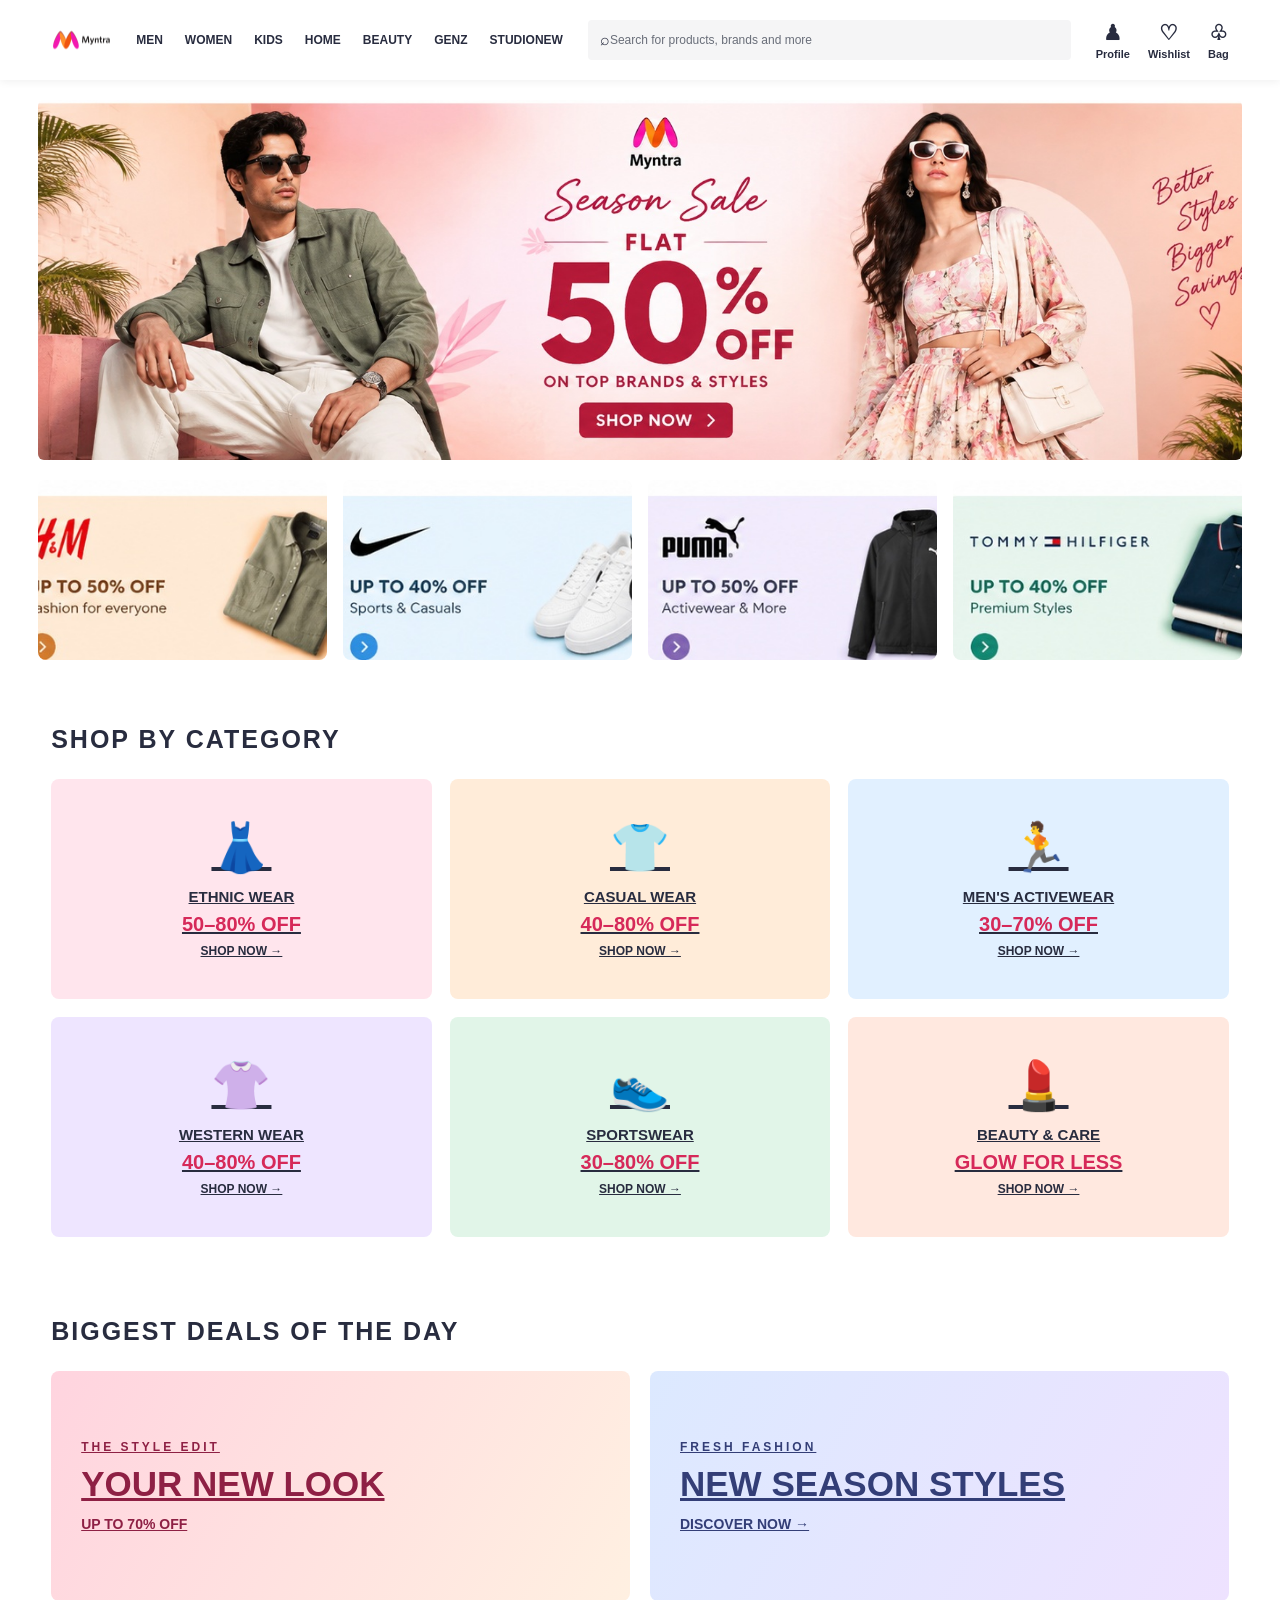
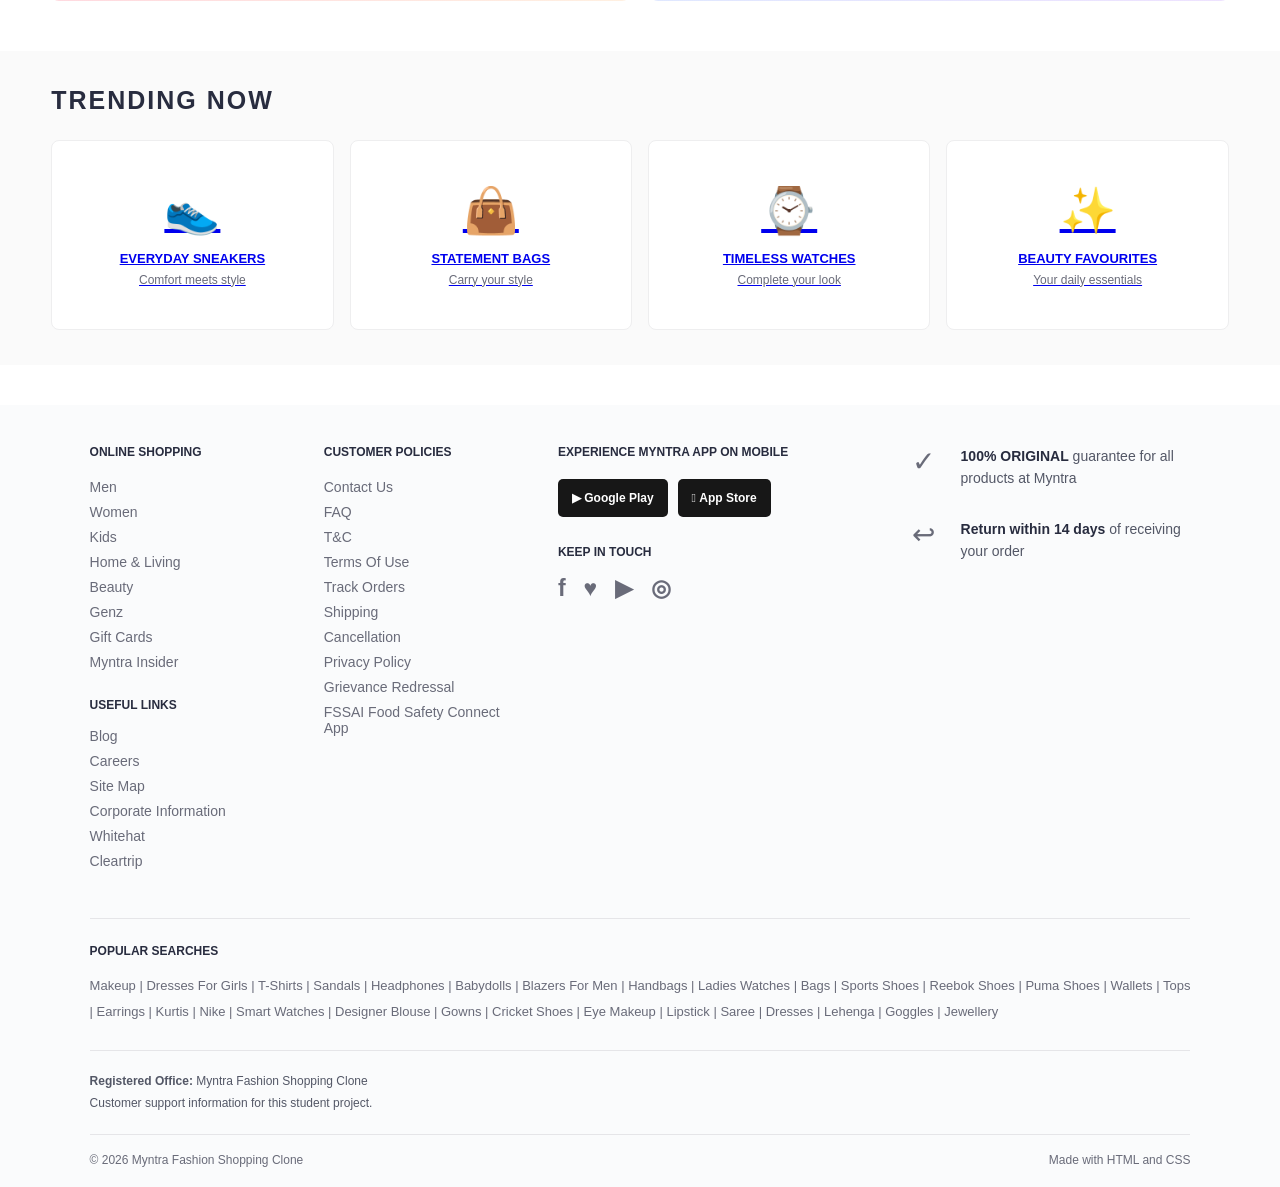
<file: myntra home page clone/index.html>
<!DOCTYPE html>
<html lang="en">
<head>
    <meta charset="UTF-8">
    <meta name="viewport" content="width=device-width, initial-scale=1.0">
    <title>Myntra - Fashion Shopping</title>
    <link rel="stylesheet" href="style.css">
</head>
<body>

    <!-- Header -->
    <header class="header">
<a href="index.html" class="logo">
    <img src="assets/Myntra-Logo_1.svg" alt="Myntra Logo">
</a>

        <nav class="navigation">
            <a href="#">MEN</a>
            <a href="#">WOMEN</a>
            <a href="#">KIDS</a>
            <a href="#">HOME</a>
            <a href="#">BEAUTY</a>
            <a href="#">GENZ</a>
            <a href="#">STUDIO <span class="new-label">NEW</span></a>
        </nav>

        <div class="search-box">
            <span>⌕</span>
            <input
                type="text"
                placeholder="Search for products, brands and more"
            >
        </div>

        <div class="user-options">
            <a href="#" class="user-item">
                <span class="user-icon">♟</span>
                <span>Profile</span>
            </a>

            <a href="#" class="user-item">
                <span class="user-icon">♡</span>
                <span>Wishlist</span>
            </a>

            <a href="#" class="user-item">
                <span class="user-icon">♧</span>
                <span>Bag</span>
            </a>
        </div>

    </header>

    <!-- Main Content -->
    <main>

        <!-- Main Sale Banner -->
        <section class="main-sale-banner">
            <img
                src="assets/main-sale-banner.jpg"
                alt="Myntra Season Sale - Flat 50% Off"
            >
        </section>

        <!-- Brand Offer Cards -->
        <section class="brand-offers">

            <div class="offer-card">
                <img
                    src="assets/hm-offer-card.jpg"
                    alt="H&M Fashion Offers"
                >
            </div>

            <div class="offer-card">
                <img
                    src="assets/nike-offer-card.jpg"
                    alt="Nike Fashion Offers"
                >
            </div>

            <div class="offer-card">
                <img
                    src="assets/puma-offer-card.jpg"
                    alt="Puma Fashion Offers"
                >
            </div>

            <div class="offer-card">
                <img
                    src="assets/tommy-hilfiger-offer-card.jpg"
                    alt="Tommy Hilfiger Fashion Offers"
                >
            </div>

        </section>

    </main>

<!-- SHOP BY CATEGORY -->
<section class="extra-section" id="shop-category">
    <h2 class="section-heading">SHOP BY CATEGORY</h2>

    <div class="category-grid">
        <a href="#ethnic" class="category-card category-pink">
            <span class="category-icon">👗</span>
            <h3>ETHNIC WEAR</h3>
            <p>50–80% OFF</p>
            <strong>SHOP NOW →</strong>
        </a>

        <a href="#casual" class="category-card category-orange">
            <span class="category-icon">👕</span>
            <h3>CASUAL WEAR</h3>
            <p>40–80% OFF</p>
            <strong>SHOP NOW →</strong>
        </a>

        <a href="#activewear" class="category-card category-blue">
            <span class="category-icon">🏃</span>
            <h3>MEN'S ACTIVEWEAR</h3>
            <p>30–70% OFF</p>
            <strong>SHOP NOW →</strong>
        </a>

        <a href="#western" class="category-card category-purple">
            <span class="category-icon">👚</span>
            <h3>WESTERN WEAR</h3>
            <p>40–80% OFF</p>
            <strong>SHOP NOW →</strong>
        </a>

        <a href="#sportswear" class="category-card category-green">
            <span class="category-icon">👟</span>
            <h3>SPORTSWEAR</h3>
            <p>30–80% OFF</p>
            <strong>SHOP NOW →</strong>
        </a>

        <a href="#beauty" class="category-card category-peach">
            <span class="category-icon">💄</span>
            <h3>BEAUTY & CARE</h3>
            <p>GLOW FOR LESS</p>
            <strong>SHOP NOW →</strong>
        </a>
    </div>
</section>

<!-- EXTRA PROMOTIONAL BANNERS -->
<section class="extra-section">
    <h2 class="section-heading">BIGGEST DEALS OF THE DAY</h2>

    <div class="promo-grid">
        <a href="#deals" class="promo-banner promo-one">
            <p>THE STYLE EDIT</p>
            <h2>YOUR NEW LOOK</h2>
            <span>UP TO 70% OFF</span>
        </a>

        <a href="#fashion" class="promo-banner promo-two">
            <p>FRESH FASHION</p>
            <h2>NEW SEASON STYLES</h2>
            <span>DISCOVER NOW →</span>
        </a>
    </div>
</section>

<!-- TRENDING NOW -->
<section class="extra-section trending-section">
    <h2 class="section-heading">TRENDING NOW</h2>

    <div class="trending-grid">
        <a href="#shoes" class="trending-card">
            <div class="trending-icon">👟</div>
            <h3>EVERYDAY SNEAKERS</h3>
            <p>Comfort meets style</p>
        </a>

        <a href="#bags" class="trending-card">
            <div class="trending-icon">👜</div>
            <h3>STATEMENT BAGS</h3>
            <p>Carry your style</p>
        </a>

        <a href="#watches" class="trending-card">
            <div class="trending-icon">⌚</div>
            <h3>TIMELESS WATCHES</h3>
            <p>Complete your look</p>
        </a>

        <a href="#beauty-products" class="trending-card">
            <div class="trending-icon">✨</div>
            <h3>BEAUTY FAVOURITES</h3>
            <p>Your daily essentials</p>
        </a>
    </div>
</section>

   
<!-- Complete Myntra Footer -->
<footer class="myntra-footer">

    <div class="footer-container">

        <!-- Online Shopping -->
        <div class="footer-column">
            <h4>ONLINE SHOPPING</h4>
            <a href="#">Men</a>
            <a href="#">Women</a>
            <a href="#">Kids</a>
            <a href="#">Home & Living</a>
            <a href="#">Beauty</a>
            <a href="#">Genz</a>
            <a href="#">Gift Cards</a>
            <a href="#">Myntra Insider</a>

            <h4 class="footer-subheading">USEFUL LINKS</h4>
            <a href="#">Blog</a>
            <a href="#">Careers</a>
            <a href="#">Site Map</a>
            <a href="#">Corporate Information</a>
            <a href="#">Whitehat</a>
            <a href="#">Cleartrip</a>
        </div>

        <!-- Customer Policies -->
        <div class="footer-column">
            <h4>CUSTOMER POLICIES</h4>
            <a href="#">Contact Us</a>
            <a href="#">FAQ</a>
            <a href="#">T&C</a>
            <a href="#">Terms Of Use</a>
            <a href="#">Track Orders</a>
            <a href="#">Shipping</a>
            <a href="#">Cancellation</a>
            <a href="#">Privacy Policy</a>
            <a href="#">Grievance Redressal</a>
            <a href="#">FSSAI Food Safety Connect App</a>
        </div>

        <!-- App and Social Media -->
        <div class="footer-column footer-app">
            <h4>EXPERIENCE MYNTRA APP ON MOBILE</h4>

            <div class="app-buttons">
                <a href="#" class="app-button">
                    ▶ Google Play
                </a>
                <a href="#" class="app-button">
                     App Store
                </a>
            </div>

            <h4 class="footer-subheading">KEEP IN TOUCH</h4>

            <div class="social-links">
                <a href="#" aria-label="Facebook">f</a>
                <a href="#" aria-label="Twitter">♥</a>
                <a href="#" aria-label="YouTube">▶</a>
                <a href="#" aria-label="Instagram">◎</a>
            </div>
        </div>

        <!-- Guarantees -->
        <div class="footer-column footer-promises">
            <div class="promise">
                <span class="promise-icon">✓</span>
                <p>
                    <strong>100% ORIGINAL</strong> guarantee
                    for all products at Myntra
                </p>
            </div>

            <div class="promise">
                <span class="promise-icon">↩</span>
                <p>
                    <strong>Return within 14 days</strong>
                    of receiving your order
                </p>
            </div>
        </div>

    </div>

    <!-- Popular Searches -->
    <div class="popular-searches">
        <h4>POPULAR SEARCHES</h4>
        <p>
            Makeup | Dresses For Girls | T-Shirts | Sandals |
            Headphones | Babydolls | Blazers For Men | Handbags |
            Ladies Watches | Bags | Sports Shoes | Reebok Shoes |
            Puma Shoes | Wallets | Tops | Earrings | Kurtis |
            Nike | Smart Watches | Designer Blouse | Gowns |
            Cricket Shoes | Eye Makeup | Lipstick | Saree |
            Dresses | Lehenga | Goggles | Jewellery
        </p>
    </div>

    <!-- Contact Information -->
    <div class="footer-contact">
        <p><strong>Registered Office:</strong> Myntra Fashion Shopping Clone</p>
        <p>Customer support information for this student project.</p>
    </div>

    <!-- Copyright -->
    <div class="footer-bottom">
        <p>© 2026 Myntra Fashion Shopping Clone</p>
        <p>Made with HTML and CSS</p>
    </div>

</footer>

</body>
</html>
</file>
<file: myntra home page clone/style.css>
/* Basic Reset */
* {
    margin: 0;
    padding: 0;
    box-sizing: border-box;
}

body {
    font-family: Arial, Helvetica, sans-serif;
    color: #282c3f;
    background-color: #ffffff;
}

/* Main Header */
.header {
    min-height: 80px;
    width: 100%;
    display: flex;
    align-items: center;
    padding: 0 4%;
    gap: 25px;
    background-color: #ffffff;
    box-shadow: 0 2px 8px rgba(0, 0, 0, 0.06);
}

/* Logo */
.logo {
    text-decoration: none;
    flex-shrink: 0;
}

.logo-symbol {
    display: flex;
    align-items: center;
    justify-content: center;
    width: 42px;
    height: 42px;
    border-radius: 8px;
    background: linear-gradient(135deg, #ff3f6c, #ff8c56);
    color: white;
    font-size: 28px;
    font-weight: 800;
}

/* Navigation */
.navigation {
    display: flex;
    align-items: center;
    align-self: stretch;
    gap: 22px;
    flex-shrink: 0;
}

.navigation a {
    display: flex;
    align-items: center;
    text-decoration: none;
    color: #282c3f;
    font-size: 12px;
    font-weight: 700;
    border-bottom: 3px solid transparent;
    padding-top: 3px;
}

.navigation a:hover {
    border-bottom-color: #ff3f6c;
}

.navigation sup {
    color: #ff3f6c;
    font-size: 8px;
    margin-left: 3px;
    align-self: center;
}

/* Search */
.search-box {
    height: 40px;
    display: flex;
    align-items: center;
    flex: 1;
    min-width: 150px;
    padding: 0 12px;
    background-color: #f5f5f6;
    border-radius: 4px;
}

.search-icon {
    color: #696e79;
    font-size: 23px;
    margin-right: 10px;
}

.search-box input {
    width: 100%;
    border: none;
    outline: none;
    background: transparent;
    color: #282c3f;
    font-size: 12px;
}

.search-box input::placeholder {
    color: #696e79;
}

/* User Options */
.user-options {
    display: flex;
    align-items: center;
    gap: 18px;
}

.user-item {
    display: flex;
    flex-direction: column;
    align-items: center;
    gap: 3px;
    color: #282c3f;
    font-size: 11px;
    font-weight: 600;
    text-decoration: none;
    white-space: nowrap;
}

.user-icon {
    font-size: 21px;
}
/* Sale Banner */
.sale-banner {
    min-height: 320px;
    display: flex;
    align-items: center;
    justify-content: center;
    text-align: center;
    padding: 40px 20px;
    background: linear-gradient(120deg, #fff0f4, #ffe0e9, #fff4ed);
}

.sale-label {
    color: #ff3f6c;
    font-size: 14px;
    font-weight: 700;
    letter-spacing: 4px;
}

.sale-content h1 {
    margin-top: 18px;
    color: #282c3f;
    font-size: 42px;
    font-weight: 800;
    letter-spacing: 2px;
}

.sale-description {
    margin-top: 14px;
    color: #535766;
    font-size: 16px;
}

.shop-button {
    display: inline-block;
    margin-top: 25px;
    padding: 13px 28px;
    background-color: #ff3f6c;
    color: white;
    text-decoration: none;
    font-size: 13px;
    font-weight: 700;
    letter-spacing: 1px;
    border-radius: 3px;
}

.shop-button:hover {
    background-color: #e8325c;
}

/* Responsive Layout */
@media (max-width: 1050px) {
    .header {
        flex-wrap: wrap;
        padding: 15px 4%;
        gap: 16px;
    }

    .navigation {
        gap: 14px;
    }

    .search-box {
        order: 3;
        flex-basis: 100%;
    }

    .user-options {
        margin-left: auto;
    }
}

@media (max-width: 600px) {
    .navigation {
        order: 3;
        width: 100%;
        overflow-x: auto;
        min-height: 35px;
    }

    .navigation a {
        font-size: 11px;
    }

    .header {
        gap: 12px;
    }

    .user-options {
        gap: 12px;
    }

    .welcome-section h1 {
        font-size: 23px;
    }
}
/* Main Fashion Sale Banner */
.main-sale-banner {
    width: 100%;
    padding: 20px 3%;
}

.main-sale-banner img {
    display: block;
    width: 100%;
    height: 360px;
    object-fit: cover;
    object-position: center;
    border-radius: 6px;
}
/* Brand Offer Cards */
.brand-offers {
    display: grid;
    grid-template-columns: repeat(4, minmax(0, 1fr));
    gap: 16px;
    padding: 0 3% 30px;
}

.offer-card {
    overflow: hidden;
    border-radius: 8px;
}

.offer-card img {
    display: block;
    width: 100%;
    height: 180px;
    object-fit: cover;
    transition: transform 0.3s ease;
}

.offer-card:hover img {
    transform: scale(1.04);
}

/* Responsive Design */
@media (max-width: 700px) {
    .brand-offers {
        grid-template-columns: repeat(2, minmax(0, 1fr));
    }

    .offer-card img {
        height: 140px;
    }
}

/* Brand Offer Cards */
.brand-offers {
    display: grid;
    grid-template-columns: repeat(4, minmax(0, 1fr));
    gap: 16px;
    padding: 0 3% 30px;
}

.offer-card {
    overflow: hidden;
    border-radius: 8px;
}

.offer-card img {
    display: block;
    width: 100%;
    height: 180px;
    object-fit: cover;
    transition: transform 0.3s ease;
}

.offer-card:hover img {
    transform: scale(1.04);
}

@media (max-width: 700px) {
    .brand-offers {
        grid-template-columns: repeat(2, minmax(0, 1fr));
    }

    .offer-card img {
        height: 140px;
    }
}

/* ===== MYNTRA FOOTER ===== */

.myntra-footer {
    background: #fafbfc;
    color: #535766;
    padding: 40px 7% 20px;
    margin-top: 40px;
    font-size: 14px;
}

.footer-container {
    display: grid;
    grid-template-columns: 1fr 1fr 1.6fr 1.4fr;
    gap: 35px;
    max-width: 1200px;
    margin: 0 auto 40px;
}

.footer-column h4,
.popular-searches h4 {
    color: #282c3f;
    font-size: 12px;
    font-weight: 800;
    margin-bottom: 20px;
}

.footer-column a {
    display: block;
    color: #696b79;
    text-decoration: none;
    margin-bottom: 9px;
    transition: color 0.2s;
}

.footer-column a:hover {
    color: #ff3f6c;
}

.footer-column .footer-subheading {
    margin-top: 28px;
    margin-bottom: 16px;
}

.app-buttons {
    display: flex;
    flex-wrap: wrap;
    gap: 10px;
    margin-bottom: 25px;
}

.footer-column .app-button {
    background: #171717;
    color: white;
    padding: 12px 14px;
    border-radius: 5px;
    font-size: 12px;
    font-weight: bold;
    margin: 0;
}

.social-links {
    display: flex;
    gap: 18px;
}

.footer-column .social-links a {
    color: #696b79;
    font-size: 23px;
    font-weight: bold;
}

.promise {
    display: flex;
    align-items: flex-start;
    gap: 14px;
    margin-bottom: 28px;
}

.promise-icon {
    font-size: 28px;
    color: #696b79;
    min-width: 35px;
}

.promise p {
    line-height: 1.6;
}

.promise strong {
    color: #282c3f;
}

.popular-searches {
    max-width: 1200px;
    margin: 0 auto;
    padding-top: 25px;
    border-top: 1px solid #e5e5e8;
}

.popular-searches h4 {
    margin-bottom: 15px;
}

.popular-searches p {
    line-height: 2;
    color: #696b79;
    font-size: 13px;
}

.footer-contact {
    max-width: 1200px;
    margin: 25px auto 0;
    padding: 20px 0;
    border-top: 1px solid #e5e5e8;
    font-size: 12px;
    line-height: 1.8;
}

.footer-bottom {
    max-width: 1200px;
    margin: 0 auto;
    padding-top: 18px;
    border-top: 1px solid #e5e5e8;
    display: flex;
    justify-content: space-between;
    gap: 15px;
    font-size: 12px;
    color: #696b79;
}

/* Responsive Footer */
@media (max-width: 900px) {
    .footer-container {
        grid-template-columns: repeat(2, minmax(0, 1fr));
    }
}

@media (max-width: 500px) {
    .myntra-footer {
        padding: 30px 5% 18px;
    }

    .footer-container {
        grid-template-columns: repeat(2, minmax(0, 1fr));
        gap: 28px 18px;
    }

    .footer-app,
    .footer-promises {
        grid-column: 1 / -1;
    }

    .footer-bottom {
        flex-direction: column;
    }
}

/* EXTRA HOMEPAGE SECTIONS */
.extra-section {
    padding: 35px 4%;
    margin-bottom: 10px;
}

.section-heading {
    font-size: 25px;
    font-weight: 800;
    letter-spacing: 2px;
    color: #282c3f;
    margin-bottom: 25px;
}

/* Category Cards */
.category-grid {
    display: grid;
    grid-template-columns: repeat(3, minmax(0, 1fr));
    gap: 18px;
}

.category-card {
    display: flex;
    flex-direction: column;
    align-items: center;
    justify-content: center;
    min-height: 220px;
    padding: 24px 12px;
    text-align: center;
    border-radius: 8px;
    color: #282c3f;
    transition: transform 0.25s, box-shadow 0.25s;
}

.category-card:hover,
.trending-card:hover {
    transform: translateY(-5px);
    box-shadow: 0 8px 22px #282c3f20;
}

.category-icon {
    font-size: 48px;
    margin-bottom: 12px;
}

.category-card h3 {
    font-size: 15px;
    margin-bottom: 8px;
}

.category-card p {
    color: #d62959;
    font-size: 20px;
    font-weight: 800;
    margin-bottom: 8px;
}

.category-card strong {
    font-size: 12px;
}

.category-pink { background: #ffe5ed; }
.category-orange { background: #ffecd9; }
.category-blue { background: #e1f0ff; }
.category-purple { background: #eee5ff; }
.category-green { background: #e1f5e8; }
.category-peach { background: #ffe8df; }

/* Promotional Banners */
.promo-grid {
    display: grid;
    grid-template-columns: repeat(2, minmax(0, 1fr));
    gap: 20px;
}

.promo-banner {
    display: flex;
    flex-direction: column;
    justify-content: center;
    min-height: 230px;
    padding: 30px;
    border-radius: 8px;
    overflow: hidden;
    transition: transform 0.25s;
}

.promo-banner:hover {
    transform: scale(1.015);
}

.promo-one {
    background: linear-gradient(120deg, #ffd4df, #fff0e1);
    color: #8e2044;
}

.promo-two {
    background: linear-gradient(120deg, #dce9ff, #eee2ff);
    color: #333e77;
}

.promo-banner p {
    font-size: 12px;
    font-weight: 800;
    letter-spacing: 3px;
    margin-bottom: 10px;
}

.promo-banner h2 {
    font-size: clamp(22px, 3vw, 35px);
    margin-bottom: 12px;
}

.promo-banner span {
    font-size: 14px;
    font-weight: 800;
}

/* Trending Cards */
.trending-section {
    background: #fafafa;
    margin-top: 15px;
    margin-bottom: 25px;
}

.trending-grid {
    display: grid;
    grid-template-columns: repeat(4, minmax(0, 1fr));
    gap: 16px;
}

.trending-card {
    display: flex;
    flex-direction: column;
    align-items: center;
    justify-content: center;
    min-height: 190px;
    padding: 20px 10px;
    background: white;
    border: 1px solid #eeeeef;
    border-radius: 8px;
    text-align: center;
    transition: transform 0.25s, box-shadow 0.25s;
}

.trending-icon {
    font-size: 45px;
    margin-bottom: 14px;
}

.trending-card h3 {
    font-size: 13px;
    margin-bottom: 7px;
}

.trending-card p {
    color: #696b79;
    font-size: 12px;
}

/* Mobile Layout */
@media (max-width: 700px) {
    .extra-section {
        padding: 25px 4%;
    }

    .section-heading {
        font-size: 20px;
        letter-spacing: 1px;
    }

    .category-grid {
        grid-template-columns: repeat(2, minmax(0, 1fr));
        gap: 12px;
    }

    .category-card {
        min-height: 180px;
    }

    .promo-grid {
        grid-template-columns: 1fr;
    }

    .promo-banner {
        min-height: 190px;
        padding: 24px;
    }

    .trending-grid {
        grid-template-columns: repeat(2, minmax(0, 1fr));
    }
}

/* Myntra Logo */
.brand-logo {
    display: flex;
    align-items: center;
    justify-content: center;
    flex-shrink: 0;
}

.brand-logo img {
    display: block;
    width: 45px;
    height: 45px;
    object-fit: contain;
}
.logo {
    display: flex;
    align-items: center;
    justify-content: center;
    background: transparent;
    padding: 0;
    width: 60px;
    height: 45px;
}

.logo img {
    display: block;
    width: 100%;
    height: 100%;
    object-fit: contain;
}
</file>
